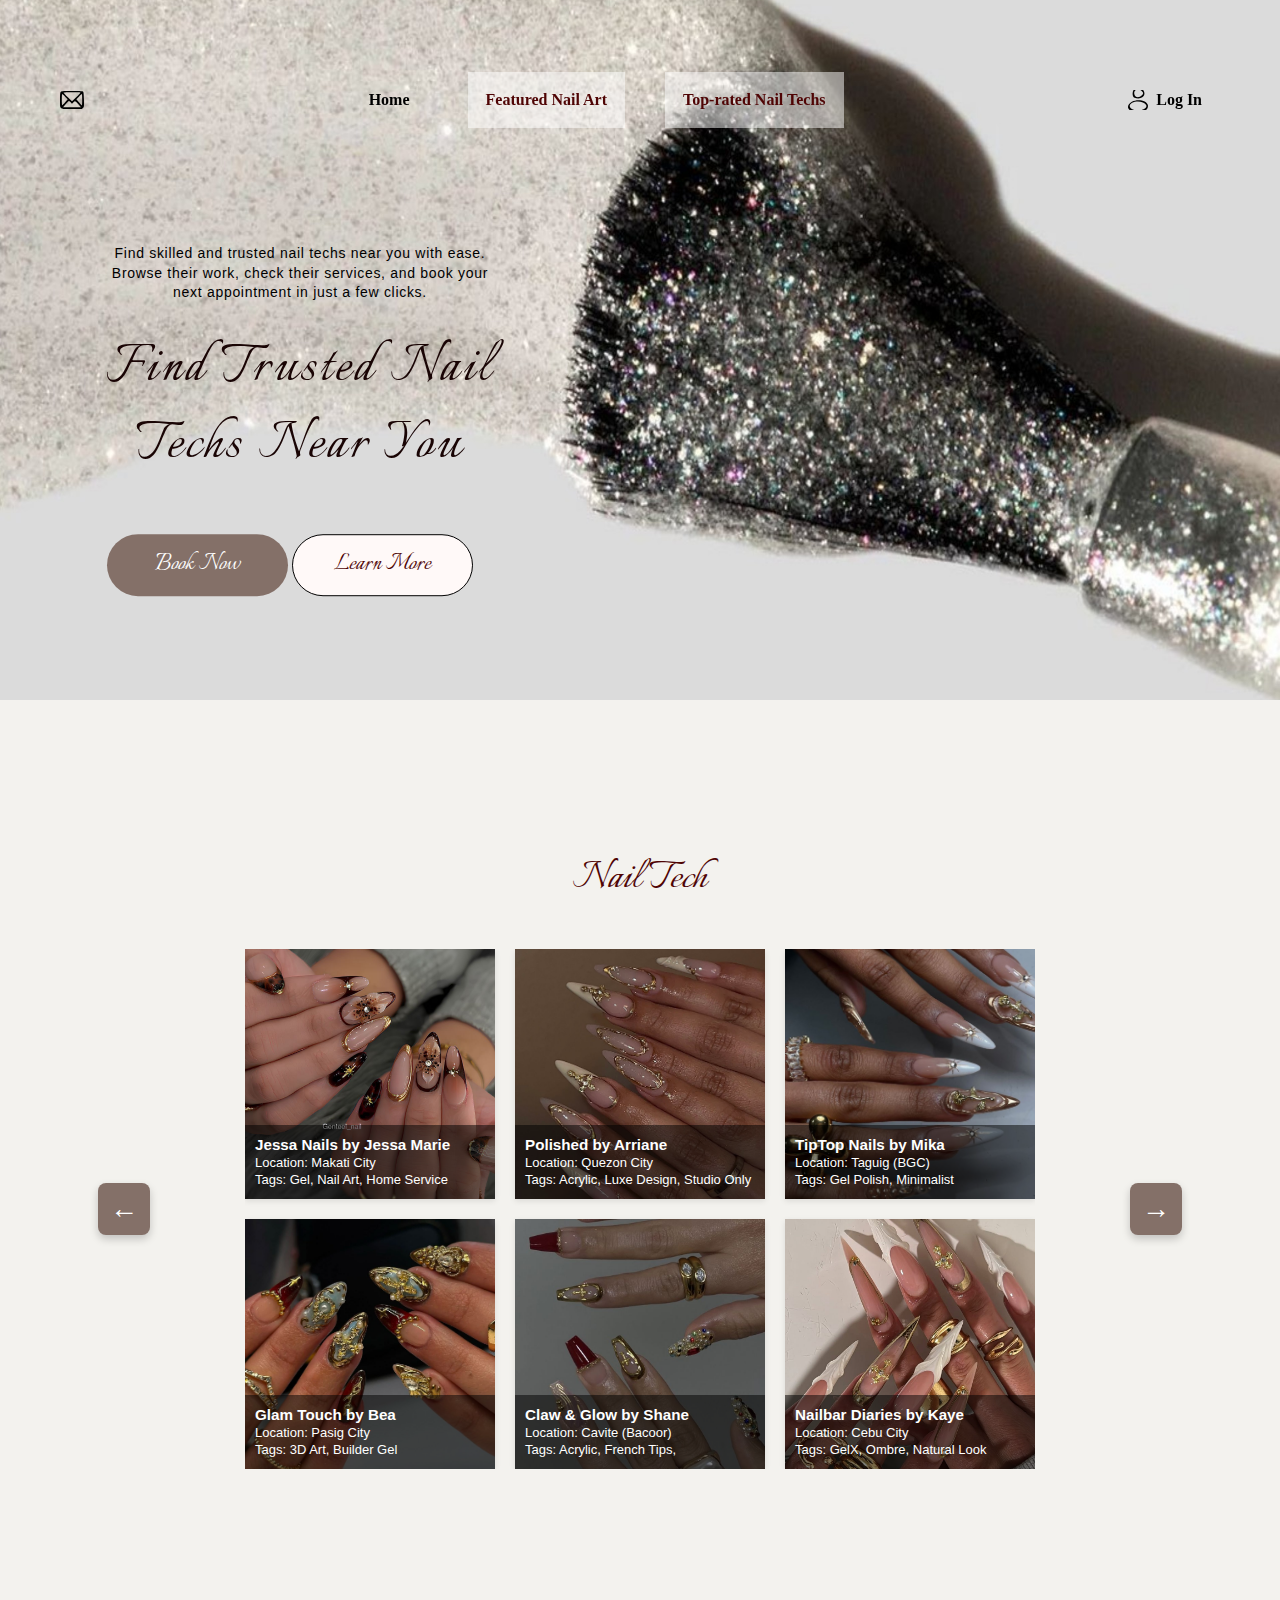
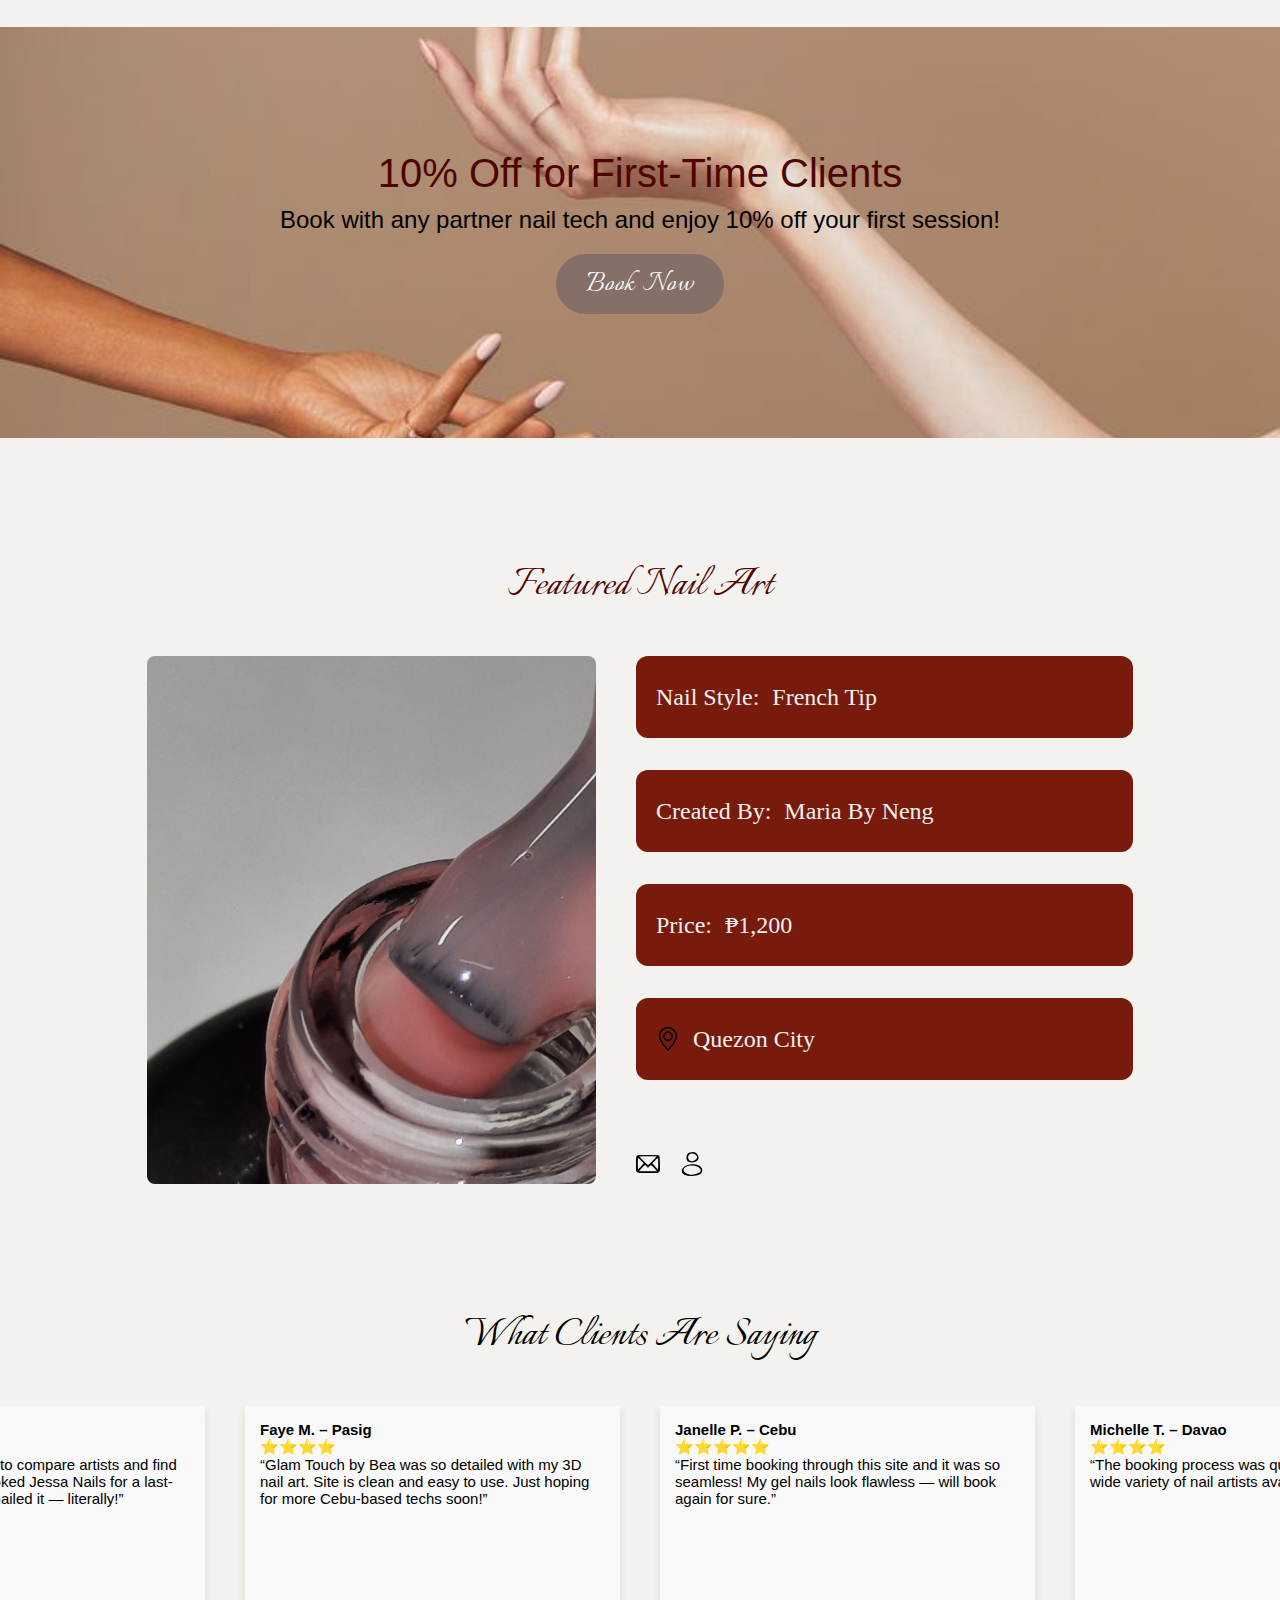
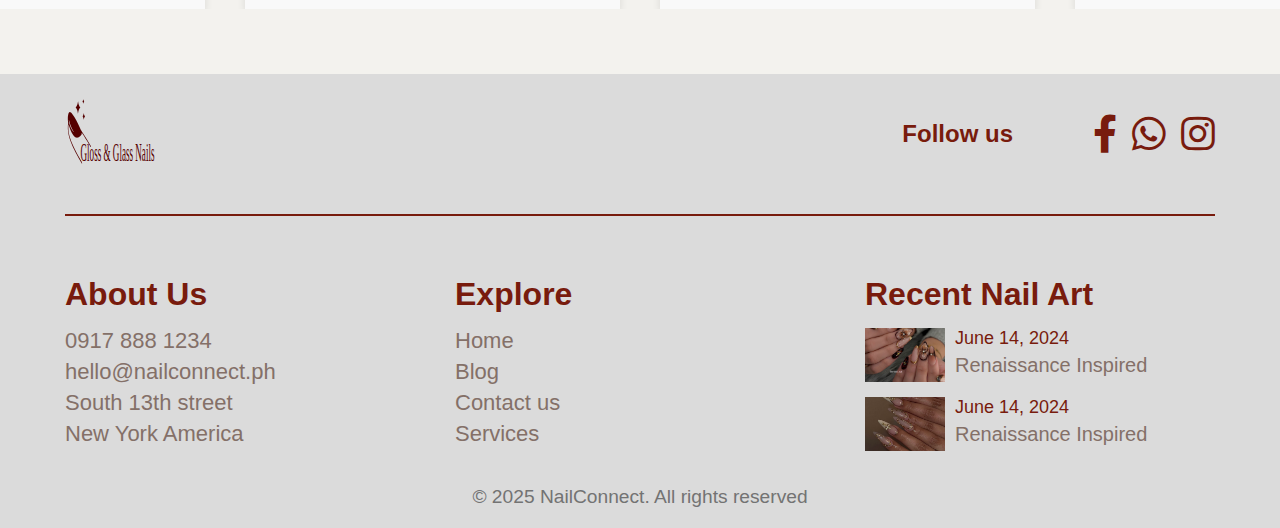
<file: index.html>
<!DOCTYPE html>
      <html lang="en">
  <head>
    <meta name="viewport" content="width=973.07, user-scalable=no">
    <title>Your Page</title>
    <link href="https://fonts.googleapis.com/css2?family=Italianno&display=swap" rel="stylesheet">
    <link rel="stylesheet" href="https://cdnjs.cloudflare.com/ajax/libs/font-awesome/5.15.4/css/all.min.css">
    <link href="https://www.dafont.style/css/javanese-text-font.css" rel="stylesheet">

    <link rel="stylesheet" href="styles.css"> <!-- your CSS file -->
  </head>
      <body>

<header>
  <nav>
    <ul class="nav-left">
      <li>
        <a href="message.html" class="message-link" aria-label="Messages">
          <img src="message-icon.svg" alt="Messages" style="width:24px; height:24px; vertical-align:middle; border:none; background:none;">
        </a>
      </li>
    </ul>

    <ul class="nav-center">
      <li><a href="index.html" class="home-text">Home</a></li>
      <li><a href="#featured-nail-art">Featured Nail Art</a></li>
      <li><a href="#nail-tech-class">Top-rated Nail Techs</a></li>
    </ul>

<ul class="nav-right">
  <li>
    <a href="login.html" class="login-link">
      <img src="profile-icon.svg" alt="Profile" class="login-icon">
      Log In
    </a>
  </li>
</ul>

  </nav>
</header>





<section id="home" class="hero">
  
  <div class="hero-content">
    <p>Find skilled and trusted nail techs near you with ease. Browse their work, check their services, and book your next appointment in just a few clicks.</p>
    <h1>Find Trusted Nail Techs Near You</h1>

    <!-- Button Box -->
    <div class="button-box">
      <a href="booknow.html" class="btn btn-book-now">Book Now</a>
      <a href="#" class="btn btn-learn-more">Learn More</a>
    </div>
  </div> <!-- CLOSE hero-content -->
</section> <!-- CLOSE hero -->

<section id="nail-tech-class" class="food-gallery">
  <h2 style="text-align: center;">Nail Tech</h2>

  <div class="gallery-wrapper" style="position: relative;">
    <button id="prevBtn" class="slide-btn prev">←</button>

    <div class="course-image-gallery" id="nailGallery" style="overflow-x: auto; white-space: nowrap; scroll-behavior: smooth;">
      <!-- Images will be added by JavaScript -->
    </div>

    <button id="nextBtn" class="slide-btn next">→</button>
  </div>
</section>


<script>
  const nailTechs = [
    {
      img: 'img1.jpg',
      name: 'Jessa Nails by Jessa Marie',
      location: 'Makati City',
      tags: 'Gel, Nail Art, Home Service',
      link: 'jessa.html'
    },
    {
      img: 'img2.jpg',
      name: 'Polished by Arriane',
      location: 'Quezon City',
      tags: 'Acrylic, Luxe Design, Studio Only',
      link: 'jessa.html'
    },
    {
      img: 'img3.jpg',
      name: 'TipTop Nails by Mika',
      location: 'Taguig (BGC)',
      tags: 'Gel Polish, Minimalist',
      link: 'jessa.html'
    },
    {
      img: 'img4.jpg',
      name: 'Glam Touch by Bea',
      location: 'Pasig City',
      tags: '3D Art, Builder Gel',
      link: 'jessa.html'
    },
    {
      img: 'img5.jpg',
      name: 'Claw & Glow by Shane',
      location: 'Cavite (Bacoor)',
      tags: 'Acrylic, French Tips,',
      link: 'jessa.html'
    },
    {
      img: 'img6.jpg',
      name: 'Nailbar Diaries by Kaye',
      location: 'Cebu City',
      tags: 'GelX, Ombre, Natural Look',
      link: 'jessa.html'
    },
    {
  img: 'img7.jpg',
  name: 'Bella Nails Studio',
  location: 'Makati City',
  tags: 'Gel, Nail Art, Home Service',
  link: 'jessa.html'
},
{
  img: 'img8.jpg',
  name: 'Luna Nail Lounge',
  location: 'Quezon City',
  tags: 'Acrylic, Nail Art, Walk-in',
  link: 'jessa.html'
},
{
  img: 'img9.jpg',
  name: 'Sophia’s Nail Bar',
  location: 'Mandaluyong City',
  tags: 'Gel, Spa, Nail Care',
  link: 'jessa.html'
},
{
  img: 'img10.jpg',
  name: 'Maya Nail Artistry',
  location: 'Pasig City',
  tags: 'Manicure, Pedicure, Home Service',
  link: 'jessa.html'
},
{
  img: 'img11.jpg',
  name: 'Olivia Nails',
  location: 'Makati City',
  tags: 'Nail Art, Gel, Acrylic',
  link: 'jessa.html'
},
{
  img: 'img12.jpg',
  name: 'Aria Nail Spa',
  location: 'Taguig City',
  tags: 'Gel, Pedicure, Walk-in',
  link: 'jessa.html'
}

  ];

  let currentIndex = 0;
  const imagesPerPage = 6;
  const gallery = document.getElementById('nailGallery');
  const prevBtn = document.getElementById('prevBtn');
  const nextBtn = document.getElementById('nextBtn');

  function showImages(startIndex) {
    gallery.innerHTML = '';

    const endIndex = Math.min(startIndex + imagesPerPage, nailTechs.length);

 for (let i = startIndex; i < endIndex; i++) {
  const card = document.createElement('div');
  card.className = 'nail-card';

  const link = document.createElement('a');
  link.href = nailTechs[i].link;
  link.target = '_blank'; // optional

  const img = document.createElement('img');
  img.src = nailTechs[i].img;
  img.alt = nailTechs[i].name;
  link.appendChild(img);

  const details = document.createElement('div');
  details.className = 'nail-card-details';

  const name = document.createElement('h3');
  name.textContent = nailTechs[i].name;

  const location = document.createElement('p');
  location.textContent = `Location: ${nailTechs[i].location}`;

  const tags = document.createElement('p');
  tags.textContent = `Tags: ${nailTechs[i].tags}`;

  details.appendChild(name);
  details.appendChild(location);
  details.appendChild(tags);

  card.appendChild(link);
  card.appendChild(details);
  gallery.appendChild(card);
}


    prevBtn.disabled = currentIndex === 0;
    nextBtn.disabled = currentIndex + imagesPerPage >= nailTechs.length;
  }

  prevBtn.addEventListener('click', () => {
    if (currentIndex >= imagesPerPage) {
      currentIndex -= imagesPerPage;
      showImages(currentIndex);
    }
  });

  nextBtn.addEventListener('click', () => {
    if (currentIndex + imagesPerPage < nailTechs.length) {
      currentIndex += imagesPerPage;
      showImages(currentIndex);
    }
  });

  showImages(currentIndex);
</script>


<!-- Promo Section -->
<section id="promo-section">
  <div class="promo-content">
    <h2>10% Off for First-Time Clients</h2>
    <p>Book with any partner nail tech and enjoy 10% off your first session!</p>
    <a href="booknow.html" class="promo-btn">Book Now</a>
  </div>
</section>


<!-- Featured Nail Art Section -->
<section id="featured-nail-art">
  <h2>Featured Nail Art</h2>

  <div class="nail-art-container">
    <!-- Profile Picture (clickable to jessa.html) -->
    <a href="jessa.html">
      <img src="profile.jpg" alt="Featured Nail Art" class="nail-art-image">
    </a>

    <!-- Information Boxes -->
    <div class="nail-art-info">
      <div class="info-box">Nail Style: <span>French Tip</span></div>
      <div class="info-box">Created By: <span>Maria By Neng</span></div>
      <div class="info-box">Price: <span>₱1,200</span></div>
      <div class="info-box">
        <img src="location.svg" alt="Location" class="icon"> 
        <span>Quezon City</span>
      </div>

      <!-- Icons Below -->
      <div class="nail-art-icons">
        <a href="message.html">
          <img src="message-icon.svg" alt="Message" class="icon">
        </a>
        <a href="jessa.html">
          <img src="profile-icon.svg" alt="Profile" class="icon">
        </a>
      </div>
    </div>
  </div>
</section>


<!-- Feedback Section -->
<section id="feedback-section">
  <h2>What Clients Are Saying</h2>

 <div class="feedback-slider">
  <div class="feedback-track">
    
    <!-- Feedback 1 -->
    <div class="feedback-box">
      <p><strong>Andrea R. – Quezon City</strong></p>
      <p>⭐️⭐️⭐️⭐️⭐️</p>
      <p>“Found Polished by Arriane here and I’m obsessed! Super smooth booking and my nails lasted 4 weeks! Definitely using this site again.”</p>
    </div>

    <!-- Feedback 2 -->
    <div class="feedback-box">
      <p><strong>Kristine D. – Makati</strong></p>
      <p>⭐️⭐️⭐️⭐️⭐️</p>
      <p>“I love how easy it was to compare artists and find someone near me. Booked Jessa Nails for a last-minute event and she nailed it — literally!”</p>
    </div>

    <!-- Feedback 3 -->
    <div class="feedback-box">
      <p><strong>Faye M. – Pasig</strong></p>
      <p>⭐️⭐️⭐️⭐️</p>
      <p>“Glam Touch by Bea was so detailed with my 3D nail art. Site is clean and easy to use. Just hoping for more Cebu-based techs soon!”</p>
    </div>

    <!-- Feedback 4 -->
    <div class="feedback-box">
      <p><strong>Janelle P. – Cebu</strong></p>
      <p>⭐️⭐️⭐️⭐️⭐️</p>
      <p>“First time booking through this site and it was so seamless! My gel nails look flawless — will book again for sure.”</p>
    </div>

    <!-- Feedback 5 -->
    <div class="feedback-box">
      <p><strong>Michelle T. – Davao</strong></p>
      <p>⭐️⭐️⭐️⭐️</p>
      <p>“The booking process was quick and easy. Love the wide variety of nail artists available here!”</p>
    </div>

    <!-- Feedback 6 -->
    <div class="feedback-box">
      <p><strong>Carla S. – Taguig</strong></p>
      <p>⭐️⭐️⭐️⭐️⭐️</p>
      <p>“My nail tech was so professional and creative. This site made it so easy to find the perfect match for my style!”</p>
    </div>

  </div>
</div>

  </div>
</section>

<!-- Feedback Modal -->
<div id="feedback-modal" class="modal">
  <div class="modal-content">
    <span class="modal-close">&times;</span>
    <div class="modal-text"></div>
  </div>
</div>

<script>
document.addEventListener("DOMContentLoaded", () => {
  const track = document.querySelector('.feedback-track');
  const boxes = document.querySelectorAll('.feedback-box');
  const modal = document.getElementById('feedback-modal');
  const modalText = modal.querySelector('.modal-text');
  const modalClose = modal.querySelector('.modal-close');

  let index = 0;
  const desktopGap = 40;
  const mobileGap = 20;
  const isMobile = () => window.innerWidth <= 768;

  function slideFeedback() {
    const gap = isMobile() ? mobileGap : desktopGap;
    const boxesPerSlide = isMobile() ? 2 : 1;

    index += boxesPerSlide;

    if (index >= boxes.length) {
      index = 0;
    }

    const moveX = index * (boxes[0].offsetWidth + gap);
    track.style.transform = `translateX(-${moveX}px)`;
  }

  // Start at first feedback
  track.style.transform = 'translateX(0px)';

  // Delay first slide
  setTimeout(() => {
    setInterval(slideFeedback, 4000);
  }, 4000);

  // Reset on resize
  window.addEventListener('resize', () => {
    index = 0;
    track.style.transform = 'translateX(0px)';
  });

  // ✅ Modal open on feedback click
  boxes.forEach(box => {
    box.addEventListener('click', () => {
      modalText.innerHTML = box.innerHTML;
      modal.style.display = 'flex';
    });
  });

  // ✅ Close modal
  modalClose.addEventListener('click', () => {
    modal.style.display = 'none';
  });

  // ✅ Close when clicking outside modal content
  modal.addEventListener('click', (e) => {
    if (e.target === modal) {
      modal.style.display = 'none';
    }
  });
});
</script>



<footer class="footer">
  <div class="footer-inner">
    <!-- Row 1: Logo + Follow Us -->
    <div class="footer-top">
      <img src="logo-icon.svg" alt="NailConnect Logo" class="footer-logo">

      <div class="footer-follow">
        <p class="follow-text">Follow us</p>
        <div class="social-icons">
          <i class="fab fa-facebook-f"></i>
          <i class="fab fa-whatsapp"></i>
          <i class="fab fa-instagram"></i>
        </div>
      </div>
    </div>

    <!-- Row 2: Divider Line -->
    <div class="follow-line"></div>

    <!-- Row 3 -->
<div class="footer-bottom-content">
  
  <!-- About Us -->
  <div class="footer-section">
    <h4>About Us</h4>
    <p>0917 888 1234</p>
    <p>hello@nailconnect.ph</p>
    <p>South 13th street</p>
    <p>New York America</p>
  </div>

  <!-- Explore -->
  <div class="footer-section">
    <h4>Explore</h4>
    <p>Home</p>
    <p>Blog</p>
    <p>Contact us</p>
    <p>Services</p>
  </div>

  <!-- Recent Nail Art -->
  <div class="footer-section recent-art">
    <h4>Recent Nail Art</h4>

    <div class="recent-item">
      <img src="img1.jpg" alt="Nail Art">
      <div>
        <span class="date">June 14, 2024</span>
        <p class="title">Renaissance Inspired</p>
      </div>
    </div>

    <div class="recent-item">
      <img src="img2.jpg" alt="Nail Art">
      <div>
        <span class="date">June 14, 2024</span>
        <p class="title">Renaissance Inspired</p>
      </div>
    </div>
  </div>
  
  
  </div>

  <div class="footer-copy">
  © 2025 NailConnect. All rights reserved
</div>

</footer>




      </body>
      </html>
</file>
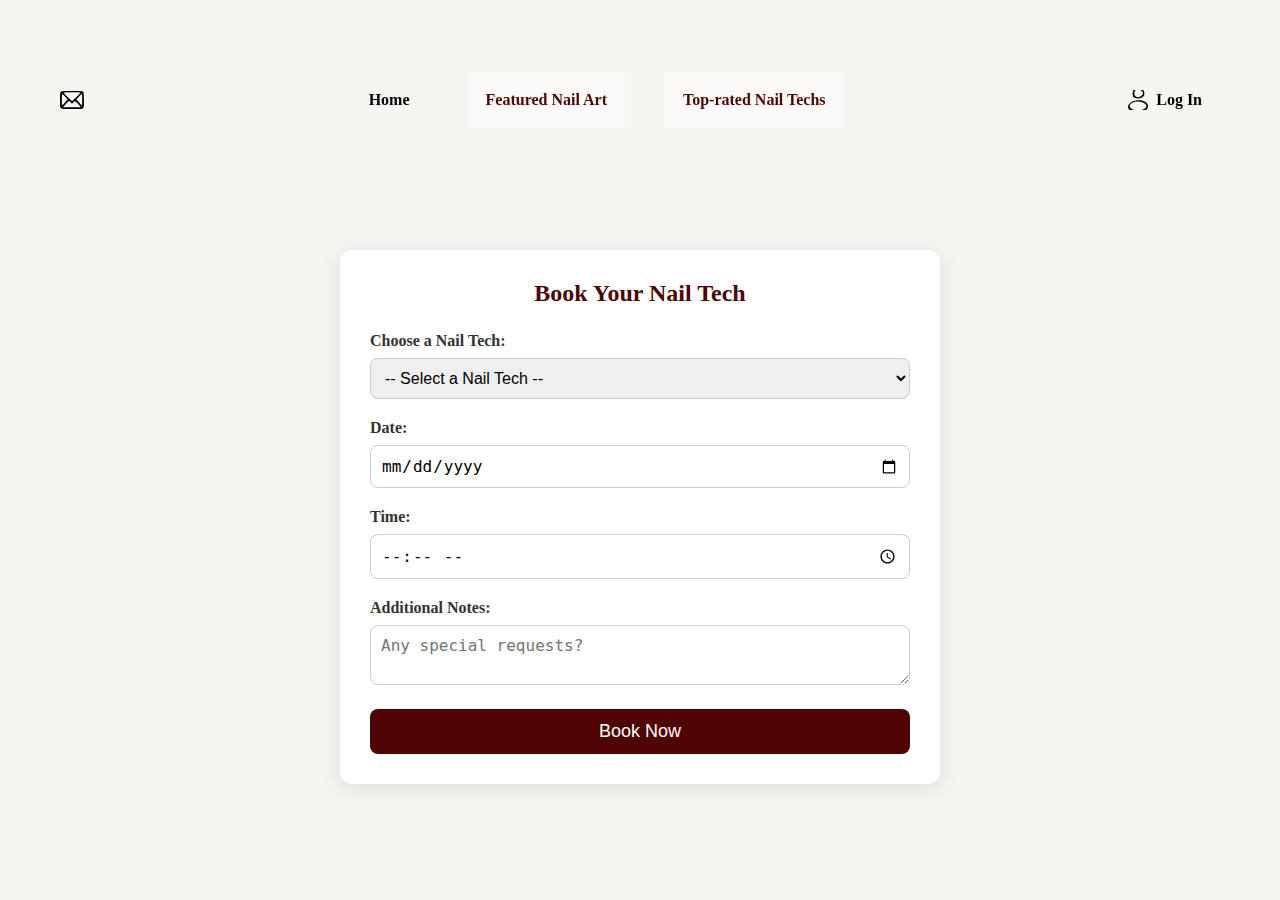
<file: booknow.html>
<!DOCTYPE html>
<html lang="en">
<head>
  <meta name="viewport" content="width=1024"> <!-- Force desktop width -->
  <title>Book Now</title>
  <link href="https://fonts.googleapis.com/css2?family=Italianno&display=swap" rel="stylesheet">
  <link rel="stylesheet" href="https://cdnjs.cloudflare.com/ajax/libs/font-awesome/5.15.4/css/all.min.css">
  <link href="https://www.dafont.style/css/javanese-text-font.css" rel="stylesheet">
  <link rel="stylesheet" href="styles.css">
  <style>
html, body {
  overflow-x: hidden; /* stop horizontal scroll */
}

@media (max-width: 1024px) {
  html, body {
    min-width: auto; /* allow normal mobile scaling */
  }
}


    body {
  margin: 0;
  padding: 0;
  background-color: #f7f5f2;
  height: auto; /* Let content set the height */
  min-height: 100%; /* Not forcing 100vh */
}

    .booking-section {
      max-width: 600px;
      margin: 250px auto 50px auto;
      background: #fff;
      padding: 30px;
      border-radius: 12px;
      box-shadow: 0px 4px 20px rgba(0,0,0,0.1);
    }

    @media (max-width: 768px) {
  .booking-section {
    margin: 80px auto 30px auto; /* Smaller top margin for mobile */
    padding: 20px;
  }
}
    .booking-section h2 {
      text-align: center;
      margin-bottom: 25px;
      color: #4F0404;
    }
    .booking-section label {
      display: block;
      margin-bottom: 8px;
      font-weight: bold;
      color: #333;
    }
    .booking-section select,
    .booking-section input,
    .booking-section textarea {
      width: 100%;
      padding: 10px;
      margin-bottom: 20px;
      border-radius: 8px;
      border: 1px solid #ccc;
      font-size: 16px;
    }
    .booking-section button {
      width: 100%;
      padding: 12px;
      background: #4F0404;
      color: white;
      border: none;
      font-size: 18px;
      border-radius: 8px;
      cursor: pointer;
    }
    .booking-section button:hover {
      background: #300202;
    }
  </style>
</head>


<header>
  <nav>
    <ul class="nav-left">
      <li>
        <a href="message.html" class="message-link" aria-label="Messages">
          <img src="message-icon.svg" alt="Messages" style="width:24px; height:24px; vertical-align:middle; border:none; background:none;">
        </a>
      </li>
    </ul>

    <ul class="nav-center">
      <li><a href="index.html" class="home-text">Home</a></li>
      <li><a href="#featured-nail-art">Featured Nail Art</a></li>
      <li><a href="#nail-tech-class">Top-rated Nail Techs</a></li>
    </ul>

<ul class="nav-right">
  <li>
    <a href="login.html" class="login-link">
      <img src="profile-icon.svg" alt="Profile" class="login-icon">
      Log In
    </a>
  </li>
</ul>

  </nav>
</header>


<section class="booking-section">
  <h2>Book Your Nail Tech</h2>
  <form id="bookingForm">
    <label for="nailTech">Choose a Nail Tech:</label>
    <select id="nailTech" required>
  <option value="">-- Select a Nail Tech --</option>
  <option value="Jessa Nails by Jessa Marie">Jessa Nails by Jessa Marie</option>
  <option value="Polished by Arriane">Polished by Arriane</option>
  <option value="TipTop Nails by Mika">TipTop Nails by Mika</option>
  <option value="Glam Touch by Bea">Glam Touch by Bea</option>
  <option value="Claw & Glow by Shane">Claw & Glow by Shane</option>
  <option value="Nailbar Diaries by Kaye">Nailbar Diaries by Kaye</option>
  <option value="Bella Nails Studio">Bella Nails Studio</option>
  <option value="Luna Nail Lounge">Luna Nail Lounge</option>
  <option value="Sophia’s Nail Bar">Sophia’s Nail Bar</option>
  <option value="Maya Nail Artistry">Maya Nail Artistry</option>
  <option value="Olivia Nails">Olivia Nails</option>
  <option value="Aria Nail Spa">Aria Nail Spa</option>
      </select>

    <label for="date">Date:</label>
    <input type="date" id="date" required>

    <label for="time">Time:</label>
    <input type="time" id="time" required>

    <label for="notes">Additional Notes:</label>
    <textarea id="notes" placeholder="Any special requests?"></textarea>

    <button type="submit">Book Now</button>
  </form>
</section>

<script>
  document.getElementById('bookingForm').addEventListener('submit', function(e) {
    e.preventDefault();

    const isLoggedIn = localStorage.getItem("userLoggedIn") === "true";

    // If user is not logged in, redirect to login.html with redirect parameter
    if (!isLoggedIn) {
      alert("Please log in first to book a nail tech.");
      window.location.href = "login.html?redirect=booknow.html";
      return;
    }

    // If logged in, proceed with booking
    const tech = document.getElementById('nailTech').value;
    const date = document.getElementById('date').value;
    const time = document.getElementById('time').value;
    alert(`Booking confirmed with ${tech} on ${date} at ${time}`);
  });
</script>


</body>
</html>
</file>
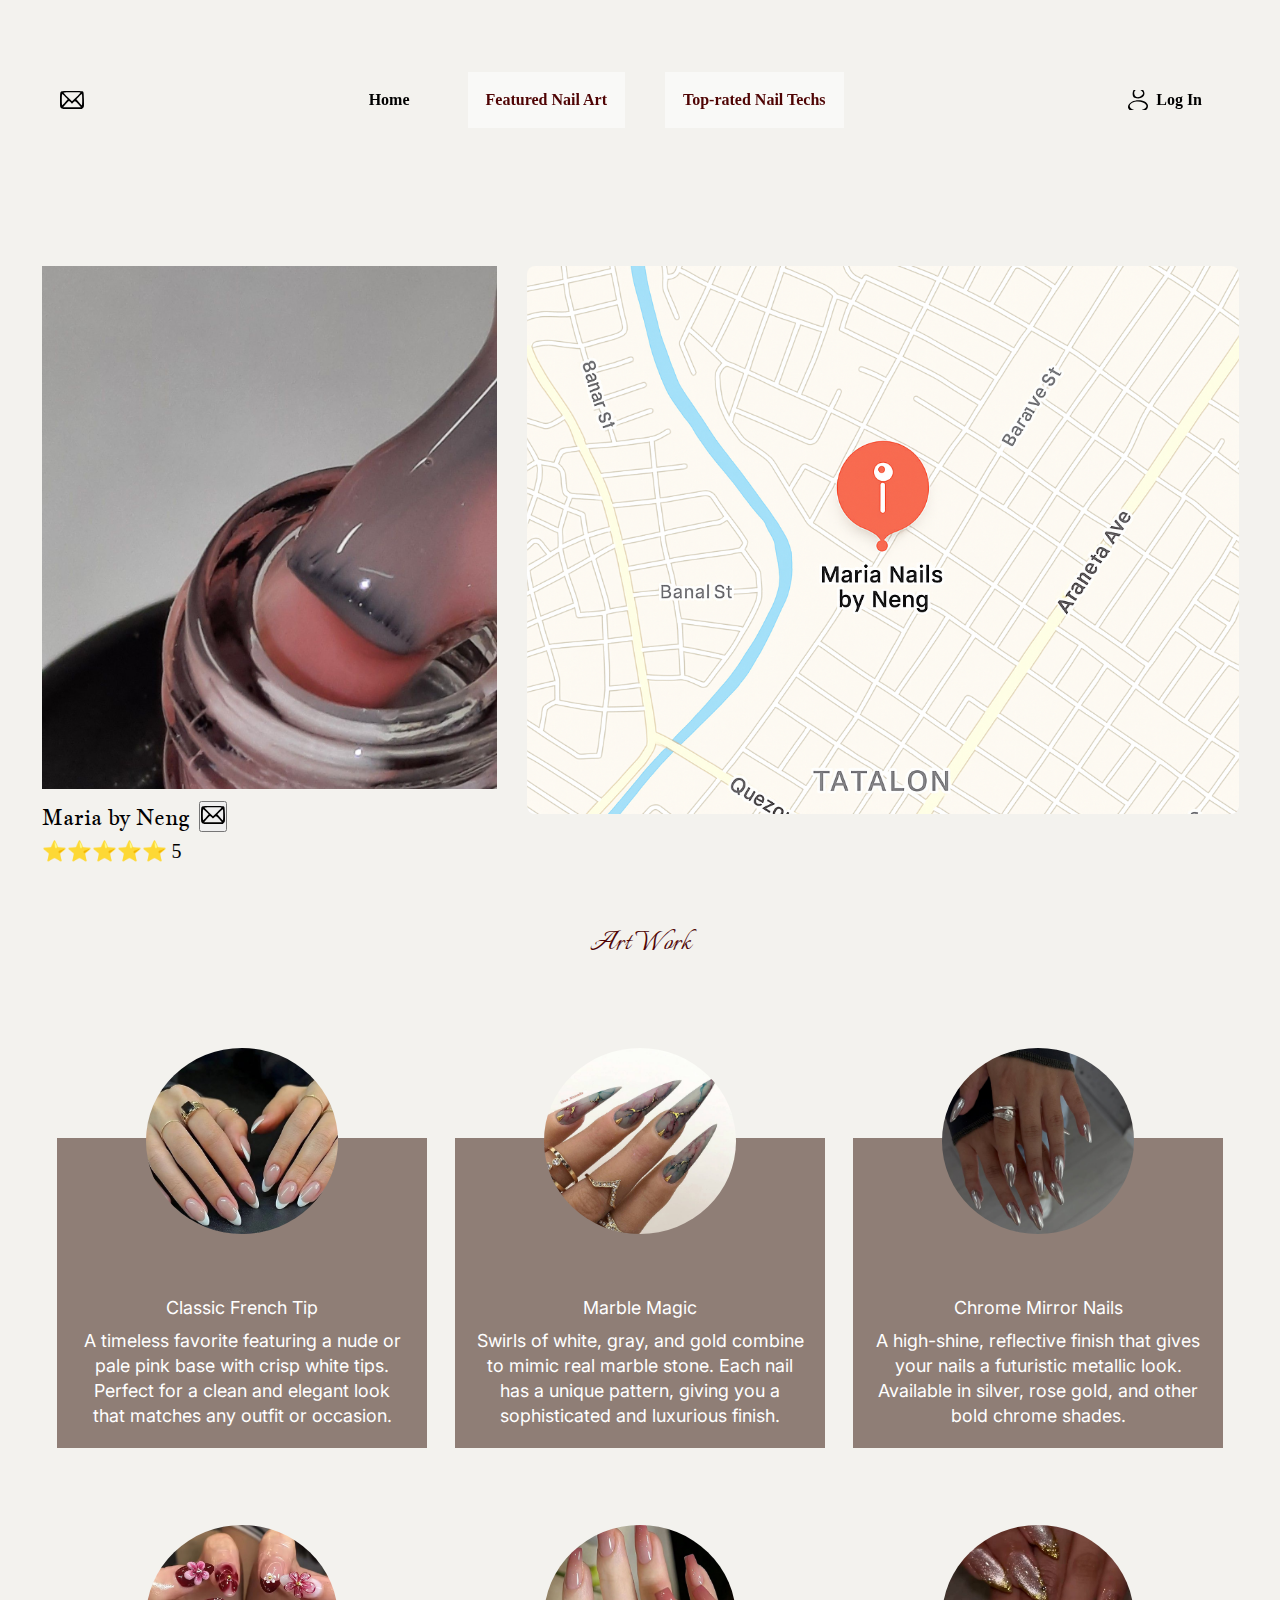
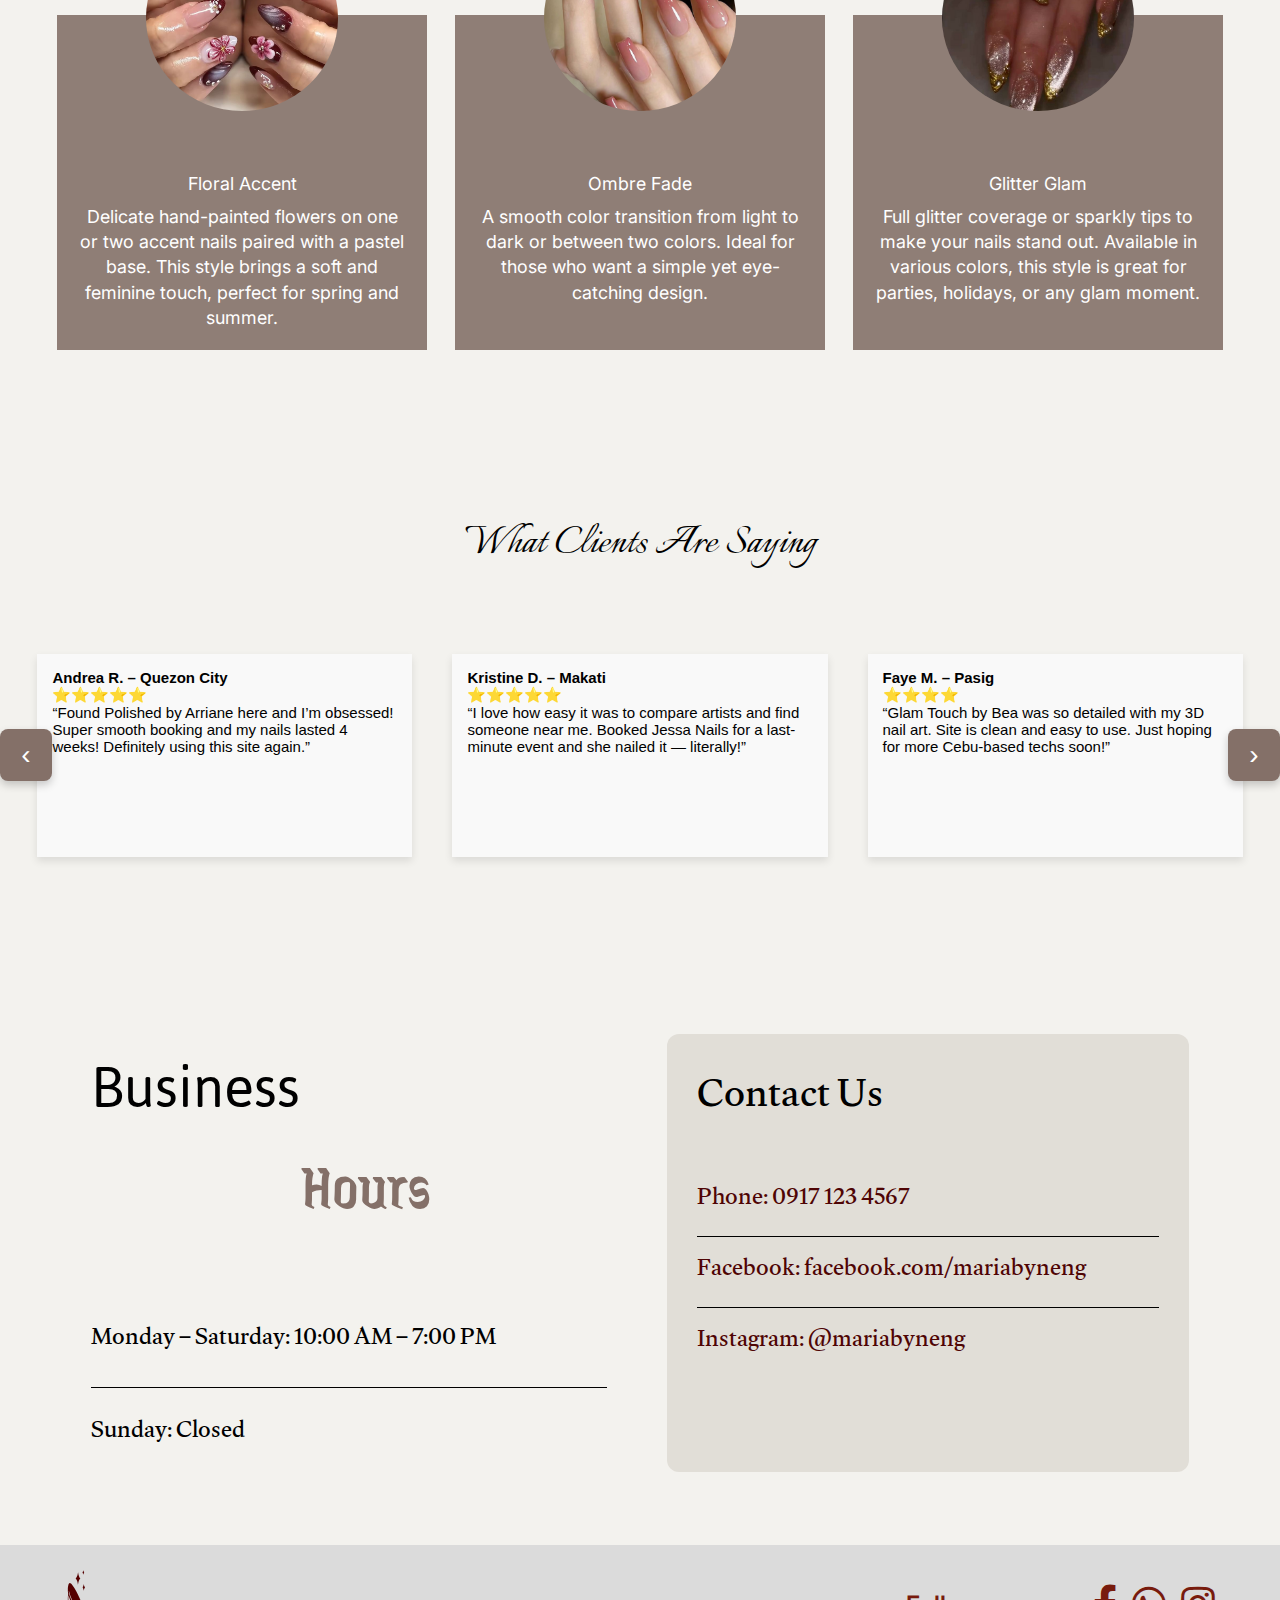
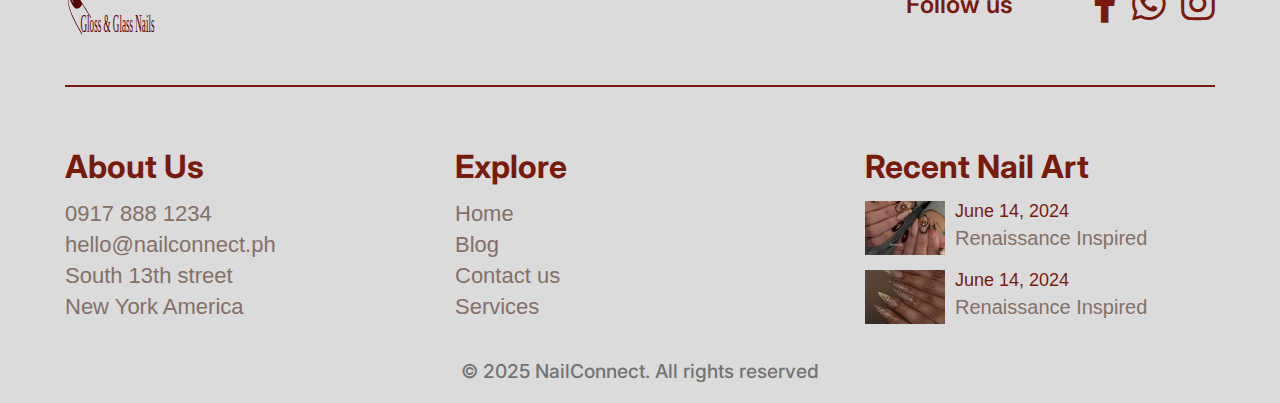
<file: jessa.html>
<!DOCTYPE html>
<html lang="en">
<head>
  <meta name="viewport" content="width=973.07, user-scalable=no">
  <title>Nail Tech Profile</title>
  <link href="https://fonts.googleapis.com/css2?family=Italianno&display=swap" rel="stylesheet">
  <link rel="stylesheet" href="https://cdnjs.cloudflare.com/ajax/libs/font-awesome/5.15.4/css/all.min.css">
  <link href="https://www.dafont.style/css/javanese-text-font.css" rel="stylesheet">
  <link href="https://fonts.googleapis.com/css2?family=Jacques+Francois&display=swap" rel="stylesheet">
  <link href="https://fonts.googleapis.com/css2?family=Italianno&family=Inter:wght@400&display=swap" rel="stylesheet">
  <link href="https://fonts.googleapis.com/css2?family=Jaini&display=swap" rel="stylesheet">
<link href="https://fonts.googleapis.com/css2?family=Gulzar&display=swap" rel="stylesheet">
<link href="https://fonts.googleapis.com/css2?family=Jaldi&family=Jaini&family=Gulzar&display=swap" rel="stylesheet">




   <link rel="stylesheet" href="styles1.css"> <!-- your CSS file -->
   <link rel="stylesheet" href="styles.css">

</head>
<body>

<header>
  <nav>
    <ul class="nav-left">
      <li>
        <a href="message.html" class="message-link" aria-label="Messages">
          <img src="message-icon.svg" alt="Messages" style="width:24px; height:24px; vertical-align:middle; border:none; background:none;">
        </a>
      </li>
    </ul>

    <ul class="nav-center">
      <li><a href="index.html" class="home-text">Home</a></li>
      <li><a href="#featured-nail-art">Featured Nail Art</a></li>
      <li><a href="#nail-tech-class">Top-rated Nail Techs</a></li>
    </ul>

<ul class="nav-right">
  <li>
    <a href="login.html" class="login-link">
      <img src="profile-icon.svg" alt="Profile" class="login-icon">
      Log In
    </a>
  </li>
</ul>

  </nav>
</header>


<!-- HTML: paste into <body> where the profile should appear -->
<section class="nail-tech-profile" aria-label="Nail tech profile">
  <div class="nail-tech-left">
    <img src="profile.jpg" alt="Maria by Neng - Jacques Francois" class="profile-pic">
    <div class="profile-name">
      <span>Maria by Neng</span>
<a href="message.html" target="_blank" rel="noopener noreferrer">
  <button class="message-btn" aria-label="Message Maria">
    <img src="message-icon.svg" alt="" aria-hidden="true">
  </button>
</a>





    </div>
    <div class="star-rating" aria-label="5 star rating">⭐️⭐️⭐️⭐️⭐ 5</div>
  </div>

  <div class="nail-tech-right">
    <a href="YOUR_GOOGLE_MAPS_LINK" target="_blank" rel="noopener noreferrer">
      <img src="location - maria.png" alt="Location of Maria by Neng - Jacques Francois" class="location-img">
    </a>
  </div>
</section>

<section class="art-work">
  <h2>Art Work</h2>
  <div class="art-grid">
    <!-- Row 1 -->
    <div class="art-item">
      <div class="art-circle">
        <img src="classic french tip.jpg" alt="Artwork 1">
      </div>
      <div class="art-box">
        <h3>Classic French Tip</h3>
        <p>A timeless favorite featuring a nude or pale pink base with crisp white tips. Perfect for a clean and elegant look that matches any outfit or occasion.</p>
      </div>
    </div>
    <div class="art-item">
      <div class="art-circle">
        <img src="marble magic.jpg" alt="Artwork 2">
      </div>
      <div class="art-box">
        <h3>Marble Magic</h3>
        <p>Swirls of white, gray, and gold combine to mimic real marble stone. Each nail has a unique pattern, giving you a sophisticated and luxurious finish.</p>
      </div>
    </div>
    <div class="art-item">
      <div class="art-circle">
        <img src="chrome nails.jpg" alt="Artwork 3">
      </div>
      <div class="art-box">
        <h3>Chrome Mirror Nails</h3>
        <p>A high-shine, reflective finish that gives your nails a futuristic metallic look. Available in silver, rose gold, and other bold chrome shades.</p>
      </div>
    </div>

    <!-- Row 2 -->
    <div class="art-item">
      <div class="art-circle">
        <img src="floral nails.jpg" alt="Artwork 4">
      </div>
      <div class="art-box">
        <h3>Floral Accent</h3>
        <p>Delicate hand-painted flowers on one or two accent nails paired with a pastel base. This style brings a soft and feminine touch, perfect for spring and summer.</p>
      </div>
    </div>
    <div class="art-item">
      <div class="art-circle">
        <img src="ombre fade.jpg" alt="Artwork 5">
      </div>
      <div class="art-box">
        <h3>Ombre Fade</h3>
        <p>A smooth color transition from light to dark or between two colors. Ideal for those who want a simple yet eye-catching design.</p>
      </div>
    </div>  
    <div class="art-item">
      <div class="art-circle">
        <img src="glitter glam.jpg" alt="Artwork 6">
      </div>
      <div class="art-box">
        <h3>Glitter Glam</h3>
        <p>Full glitter coverage or sparkly tips to make your nails stand out. Available in various colors, this style is great for parties, holidays, or any glam moment.</p>
      </div>
    </div>
  </div>
</section>

<!-- CLIENT FEEDBACK SECTION -->
<section class="clients-section">
  <h2>What Clients Are Saying</h2>
  <div class="feedback-wrapper">
    <button class="slide-btn prev">‹</button>
    <div class="feedback-grid">
      <div class="feedback-box">
        <p><strong>Andrea R. – Quezon City</strong></p>
        <p>⭐️⭐️⭐️⭐️⭐️</p>
        <p>“Found Polished by Arriane here and I’m obsessed! Super smooth booking and my nails lasted 4 weeks! Definitely using this site again.”</p>
      </div>
      <div class="feedback-box">
        <p><strong>Kristine D. – Makati</strong></p>
        <p>⭐️⭐️⭐️⭐️⭐️</p>
        <p>“I love how easy it was to compare artists and find someone near me. Booked Jessa Nails for a last-minute event and she nailed it — literally!”</p>
      </div>
      <div class="feedback-box">
        <p><strong>Faye M. – Pasig</strong></p>
        <p>⭐️⭐️⭐️⭐️</p>
        <p>“Glam Touch by Bea was so detailed with my 3D nail art. Site is clean and easy to use. Just hoping for more Cebu-based techs soon!”</p>
      </div>
    </div>
    <button class="slide-btn next">›</button>
  </div>
</section>

<script>
  const feedbackGrid = document.querySelector('.feedback-grid');
const prevBtn = document.querySelector('.slide-btn.prev');
const nextBtn = document.querySelector('.slide-btn.next');

nextBtn.addEventListener('click', () => {
  feedbackGrid.scrollBy({ left: 300, behavior: 'smooth' });
});

prevBtn.addEventListener('click', () => {
  feedbackGrid.scrollBy({ left: -300, behavior: 'smooth' });
});

</script>

<section class="contact-section">
  <div class="business-hours">
    <h2 class="business-title">Business</h2>
    <h2 class="hours-title">Hours</h2>

    <div class="schedule">
      <p class="day-time">Monday – Saturday: 10:00 AM – 7:00 PM</p>
      <hr>
      <p class="day-time">Sunday: Closed</p>
    </div>
  </div>

  <div class="contact-box">
    <h3>Contact Us</h3>
    <div class="contact-details">
      <p>Phone: 0917 123 4567</p>
      <hr>
      <p>Facebook: facebook.com/mariabyneng</p>
      <hr>
      <p>Instagram: @mariabyneng</p>
    </div>
  </div>
</section>


</div>


<footer class="footer">
  <div class="footer-inner">
    <!-- Row 1: Logo + Follow Us -->
    <div class="footer-top">
      <img src="logo-icon.svg" alt="NailConnect Logo" class="footer-logo">

      <div class="footer-follow">
        <p class="follow-text">Follow us</p>
        <div class="social-icons">
          <i class="fab fa-facebook-f"></i>
          <i class="fab fa-whatsapp"></i>
          <i class="fab fa-instagram"></i>
        </div>
      </div>
    </div>

    <!-- Row 2: Divider Line -->
    <div class="follow-line"></div>

    <!-- Row 3 -->
<div class="footer-bottom-content">
  
  <!-- About Us -->
  <div class="footer-section">
    <h4>About Us</h4>
    <p>0917 888 1234</p>
    <p>hello@nailconnect.ph</p>
    <p>South 13th street</p>
    <p>New York America</p>
  </div>

  <!-- Explore -->
  <div class="footer-section">
    <h4>Explore</h4>
    <p>Home</p>
    <p>Blog</p>
    <p>Contact us</p>
    <p>Services</p>
  </div>

  <!-- Recent Nail Art -->
  <div class="footer-section recent-art">
    <h4>Recent Nail Art</h4>

    <div class="recent-item">
      <img src="img1.jpg" alt="Nail Art">
      <div>
        <span class="date">June 14, 2024</span>
        <p class="title">Renaissance Inspired</p>
      </div>
    </div>

    <div class="recent-item">
      <img src="img2.jpg" alt="Nail Art">
      <div>
        <span class="date">June 14, 2024</span>
        <p class="title">Renaissance Inspired</p>
      </div>
    </div>
  </div>
  
  
  </div>

  <div class="footer-copy">
  © 2025 NailConnect. All rights reserved
</div>

</footer>


</body>
</html>
</file>
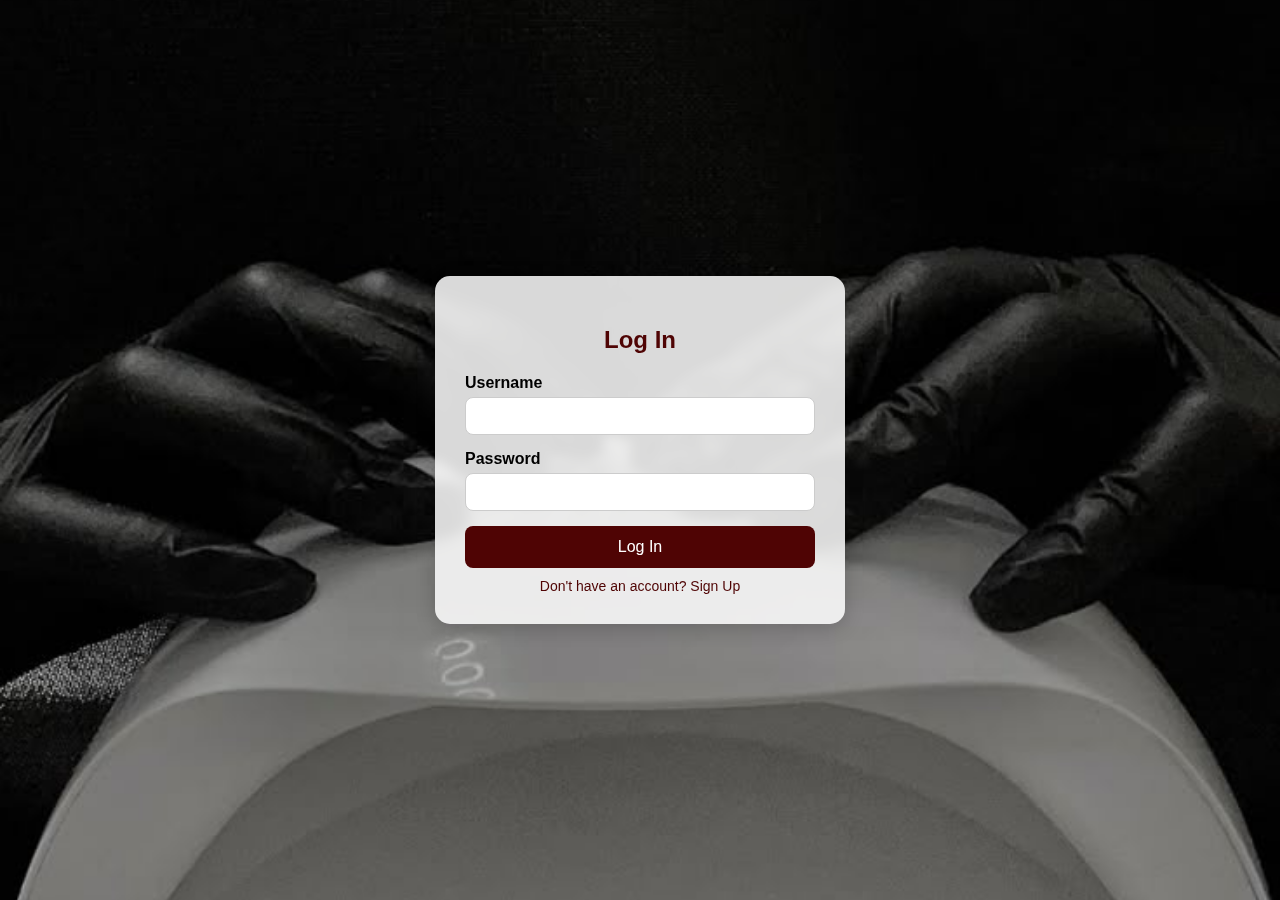
<file: login.html>
<!DOCTYPE html>
<html lang="en">
<head>
  <meta name="viewport" content="width=device-width, initial-scale=1.0">
  <title>Log In / Sign Up</title>
  <style>
    body {
      font-family: Arial, sans-serif;
      background: url('log-in.jpg') no-repeat center center fixed;
      background-size: cover;
      display: flex;
      justify-content: center;
      align-items: center;
      height: 100vh;
      margin: 0;
    }
    .container {
      background: rgba(255, 255, 255, 0.85);
      padding: 30px;
      border-radius: 15px;
      box-shadow: 0px 4px 20px rgba(0,0,0,0.2);
      width: 90%;
      max-width: 350px;
      margin: auto;
      backdrop-filter: blur(6px);
      text-align: center;
    }
    h2 {
      color: #4F0404;
      margin-bottom: 20px;
    }
    .form-group {
      margin-bottom: 15px;
      text-align: left;
    }
    label {
      font-weight: bold;
      display: block;
      margin-bottom: 5px;
    }
    input {
      width: 100%;
      padding: 10px;
      border-radius: 8px;
      border: 1px solid #ccc;
      font-size: 14px;
      box-sizing: border-box;
    }
    button {
      width: 100%;
      padding: 12px;
      background: #4F0404;
      color: white;
      border: none;
      font-size: 16px;
      border-radius: 8px;
      cursor: pointer;
    }
    button:hover {
      background: #300202;
    }
    .toggle-link {
      text-align: center;
      margin-top: 10px;
      font-size: 14px;
      color: #4F0404;
      cursor: pointer;
    }
    .hidden {
      display: none;
    }
  </style>
</head>
<body>

<div class="container">
  <!-- Login Form -->
  <div id="loginForm">
    <h2>Log In</h2>
    <div class="form-group">
      <label>Username</label>
      <input type="text" id="loginUsername" required>
    </div>
    <div class="form-group">
      <label>Password</label>
      <input type="password" id="loginPassword" required>
    </div>
    <button onclick="loginUser()">Log In</button>
    <div class="toggle-link" onclick="showSignup()">Don't have an account? Sign Up</div>
  </div>

  <!-- Signup Form -->
  <div id="signupForm" class="hidden">
    <h2>Sign Up</h2>
    <div class="form-group">
      <label>First Name</label>
      <input type="text" id="firstName" required>
    </div>
    <div class="form-group">
      <label>Last Name</label>
      <input type="text" id="lastName" required>
    </div>
    <div class="form-group">
      <label>Username</label>
      <input type="text" id="signupUsername" required>
    </div>
    <div class="form-group">
      <label>Email</label>
      <input type="email" id="email" required>
    </div>
    <div class="form-group">
      <label>Contact Number</label>
      <input type="tel" id="contact" required>
    </div>
    <div class="form-group">
      <label>Password</label>
      <input type="password" id="signupPassword" required>
    </div>
    <button onclick="signupUser()">Sign Up</button>
    <div class="toggle-link" onclick="showLogin()">Already have an account? Log In</div>
  </div>
</div>

<script>
  function getQueryParam(param) {
    const urlParams = new URLSearchParams(window.location.search);
    return urlParams.get(param);
  }

  function showSignup() {
    document.getElementById('loginForm').classList.add('hidden');
    document.getElementById('signupForm').classList.remove('hidden');
  }
  function showLogin() {
    document.getElementById('signupForm').classList.add('hidden');
    document.getElementById('loginForm').classList.remove('hidden');
  }

  function signupUser() {
    const username = document.getElementById('signupUsername').value;
    const password = document.getElementById('signupPassword').value;
    if (username && password) {
      localStorage.setItem("user", JSON.stringify({ username, password }));
      alert("Account created! Please log in.");
      showLogin();
    } else {
      alert("Please fill in all required fields.");
    }
  }

  function loginUser() {
    const username = document.getElementById('loginUsername').value;
    const password = document.getElementById('loginPassword').value;
    const storedUser = JSON.parse(localStorage.getItem("user"));
    const redirectPage = getQueryParam('redirect') || "booknow.html";

    if (storedUser && storedUser.username === username && storedUser.password === password) {
      localStorage.setItem("userLoggedIn", "true");
      alert("Login successful!");
      window.location.href = redirectPage;
    } else {
      alert("Invalid username or password.");
    }
  }
</script>

</body>
</html>
</file>
<file: styles.css>
* {
  margin: 0;
  padding: 0;
  box-sizing: border-box;
}

body, html {
  height: 100%;
  font-family: 'Georgia', serif;
}

body {
  background-color: #F3F2EE;
}



.hero-section {
  position: relative;
  overflow: hidden;
  width: 100%;
  height: 400px; /* fixed height across all devices */
}

.hero-img {
  width: 100%;
  height: 100%;
  object-fit: cover;
  object-position: center;
  position: absolute;
  top: 0;
  left: 0;
  z-index: 1;
}

.hero-content {
  position: relative;
  z-index: 2;
  color: white;
  text-align: left;
  padding: 30px;
  max-width: 600px;
}


/* NAVIGATIONS */
header nav {
  display: flex;
  justify-content: space-between;
  align-items: center;
  padding: 0 60px;
  height: 200px;
  position: fixed;
  top: 0;
  left: 0;
  width: 100%;
  z-index: 1000;
  background: transparent;
}

.nav-left,
.nav-center,
.nav-right {
  display: flex;
  gap: 40px;
  align-items: center;
}

.nav-center {
  flex: 1;
  justify-content: center;
}

.nav-right {
  justify-content: flex-end;
}

@media (max-width: 768px) {
  header nav {
    flex-direction: column;
    padding: 20px;
    height: auto;
  }

  .nav-left,
  .nav-center,
  .nav-right {
    flex-direction: column;
    gap: 20px;
    margin-top: 10px;
  }

  nav ul {
    flex-direction: column;
    gap: 20px;
  }
}

nav ul {  
  list-style: none;
  margin: 0;
  padding: 0;
  display: flex;
  gap: 40px;
  align-items: center;
}

nav ul li {
  height: 60px;
  display: flex;
  align-items: center;
}

/* Reset all nav link base styles */
nav ul li a {
  text-decoration: none;
  padding: 12px 18px;
  border-radius: 0;
  font-weight: 800;
  line-height: 2;
  display: inline-block;
  transition: none;
  background: transparent;
  color: white;
}

/* Home link — black text */
nav ul li a.home-text {
  color: black !important;
  background: transparent;
}

/* Featured Nail Art & Nail Tech — maroon text with 50% white box */
nav ul li a:not(.home-text):not(.login-link):not(.message-link) {
  color: #4F0404;
  background: rgba(255, 255, 255, 0.5);
}

/* Message link — icon only, no background */
nav ul li a.message-link {
  padding: 0;
  background: transparent;
}

nav ul li a.message-link img {
  width: 28px;
  height: 28px;
  display: block;
}

/* Log In — plain black text */
nav ul li a.login-link {
  color: black;
  background: transparent;
}

/* No hover effects */
nav ul li a:hover {
  background: inherit;
  color: inherit;
  text-shadow: none;
}


/* Profile icon beside Log In */
.login-link {
  display: flex;
  align-items: center;
  gap: 8px; /* space between icon and text */
}

.login-link .login-icon {
  width: 20px;
  height: 20px;
  object-fit: cover;
}







/* BACKGROUND IMAGE */
.hero {
  position: relative;
  height: 100vh;
  max-height: 700px; /* set a max height similar to desktop */
  background-image: url('background.jpg');
  background-position: center;
  background-repeat: no-repeat;
  background-size: cover;
  color: white;
  user-select: none;
  padding: 20px;
}

@media (max-width: 768px) {
  .hero {
    height: auto; /* don't force full screen on small devices */
    min-height: 700px; /* give it a nice mobile height */
    max-height: 800px;
    padding: 40px 20px;
  }
}


/* Hero Content */
.hero-content {
  position: absolute;
  top: 60%;
  left: 50px;
  transform: translateY(-50%);
  max-width: 500px;
  padding: 10px 30px;
  text-align: center;
  color: white;
  z-index: 10;
}

/* H1 with Italianno font */
.hero-content h1 {
  font-family: 'Italianno', cursive;
  font-weight: normal;
  font-size: 64px;
  color: #190404;
  letter-spacing: 3.2px;
  text-align: center;
  line-height: 1.2;
  margin-bottom: 20px;
}

/* P with Javanese Text Font */
.hero-content p {
  font-family: 'Javanese Text Font', sans-serif;
  font-size: 14px;
  width: 388px;
  height: 63px;
  letter-spacing: 0.7px;
  text-align: center;
  line-height: 1.4;
  margin: 0 auto 23px auto;
  color: black;
}

/* Button container */
.button-box {
  margin-left: -20px;
  margin-top: 30px;
  display: inline-block;
}

/* Shared button base style */
.btn {
  width: 181px;
  height: 62px;
  text-decoration: none;
  border-radius: 75px;
  font-weight: 600;
  display: inline-flex;
  justify-content: center;
  align-items: center;
  transition: background-color 0.3s ease;
  font-size: 16px;
}

/* Book Now */
.btn-book-now {
  background-color: #847068;
  color: #FFFFFF;
  border: none;
}

/* Learn More */
.btn-learn-more {
  background-color: #FFF9F8;
  color: #4F0404;
  border: 1px solid black;
}

/* Optional hover effect */
.btn-book-now,
.btn-learn-more {
  font-family: 'Italianno', cursive;
  font-size: 28px;
  font-weight: normal;
}

/* Responsive adjustments */
@media (max-width: 768px) {
  .hero-content {
    left: 50%;
    transform: translate(-50%, -50%);
    max-width: 90%;
    padding: 10px;
  }

  .hero-content h1 {
    font-size: 42px;
    letter-spacing: 2px;
  }

  .hero-content p {
    font-size: 12px;
    width: 100%;
    height: auto;
  }

  .btn {
    width: 150px;
    height: 50px;
    font-size: 14px;
  }

  .btn-book-now,
  .btn-learn-more {
    font-size: 24px;
  }

  .button-box {
    margin-left: 0;
  }
}

/* NAIL TECH ROW*/

.hidden {
  display: none;
}

#nail-tech-class {
  margin-top: 109px;; /* pushes section below full-screen header */
  padding: 40px 20px;
  background-color: #F3F2EE;
}

#nail-tech-class h2 {
  text-align: center;
  font-family: 'Italianno', cursive;
  font-size: 48px;
  font-weight: normal;
  color: #4F0404;
  letter-spacing: 5%;
  margin-bottom: 40px;
}


/* Gallery wrapper for buttons and image grid */
.gallery-wrapper {
  position: relative;
  display: flex;
  align-items: center;
  justify-content: center;
  gap: 20px;
}

/* Navigation buttons */
.gallery-wrapper {
  position: relative;
  display: flex;
  align-items: center;
  justify-content: center;
  gap: 95px; /* gap between buttons and images */
  margin-top: 40px;
}

.nav-btn {
  background-color: #847068;
  color: #fff;
  border: none;
  padding: 16px 20px;
  font-size: 24px;
  cursor: pointer;

  /* Box shape with mixed corner radius */
  border-top-left-radius: 20px;
  border-bottom-right-radius: 20px;

  /* Optional: add shadow for depth */
  box-shadow: 0 4px 8px rgba(0,0,0,0.2);
  transition: background 0.3s;
}

.nav-btn:hover {
  background-color: #6e5b57;
}


/* Image grid */
.course-image-gallery {
  display: grid;
  grid-template-columns: repeat(3, 250px);
  grid-template-rows: repeat(2, 250px);
  gap: 20px;
  justify-content: center;
  align-items: center;
}

.course-image-gallery img {
  width: 250px;
  height: 250px;
  object-fit: cover;
  transition: transform 0.3s ease;
}

.course-image-gallery img:hover {
  transform: scale(1.05);
}

.nail-card {
  position: relative;
  width: 250px;
  height: 250px;
  overflow: hidden;
  box-shadow: 0 2px 6px rgba(0,0,0,0.1);
}

.nail-card img {
  width: 100%;
  height: 100%;
  object-fit: cover;
  display: block;
}

.nail-card-details {
  position: absolute;
  bottom: 0;
  left: 0;
  width: 100%;
  background: rgba(0, 0, 0, 0.5); /* transparent dark background */
  color: white;
  padding: 10px;
  text-align: left;
  font-family: "Javanese Text", sans-serif;
  font-size: 13px;
  line-height: 1.3;
}


/* Slide buttons style */
.slide-btn {
  width: 52px;
  height: 52px;
  background-color: #847068;
  border: none;
  border-radius: 8px; /* slightly rounded corners */
  cursor: pointer;
  color: white;
  font-size: 28px;
  line-height: 52px; /* center arrow vertically */
  text-align: center;
  user-select: none;
  box-shadow: 0 4px 8px rgba(0,0,0,0.2);
  transition: background-color 0.3s;
  display: flex;
  justify-content: center;
  align-items: center;
  padding: 0;
}

.slide-btn:hover {
  background-color: #6e5b57;
}

/* Position on desktop: keep your flex gap for layout */
.gallery-wrapper {
  position: relative;
  display: flex;
  align-items: center;
  justify-content: center;
  gap: 95px;
  margin-top: 40px;
}

/* Position buttons on mobile for easier tapping */
@media (max-width: 768px) {
  .slide-btn {
    position: absolute;
    top: 50%;
    transform: translateY(-50%);
    z-index: 10;
  }
  #prevBtn {
    left: 10px;
  }
  #nextBtn {
    right: 10px;
  }
}






/* Promo Section Styles */
#promo-section {
  background-image: url('promo-section.jpg'); /* replace with actual image path */
  background-size: cover;
  background-position: center;
  width: 100%; /* ✅ Fill available width */
  max-width: 1909px; /* ✅ Prevent it from getting wider than desktop design */
  height: 411px;
  margin: 118px auto 0; /* Center horizontally */
  display: flex;
  align-items: center; /* vertical center for text */
  justify-content: center; /* horizontal center for text */
}

.promo-content {
  text-align: center;
}

.promo-content h2 {
  font-family: 'Javanese Text', sans-serif;
  font-weight: normal;
  font-size: 40px;
  color: #4F0404;
  margin-bottom: 10px;
}

.promo-content p {
  font-family: 'Javanese Text', sans-serif;
  font-weight: normal;
  font-size: 24px;
  color: black;
  margin-bottom: 20px;
}

.promo-btn {
  display: inline-block;
  background-color: #847068;
  border-radius: 75px;
  padding: 10px 30px;
  color: white;
  font-family: 'Italianno', cursive;
  font-size: 32px;
  letter-spacing: 1.6px; /* 5% of 32px */
  text-decoration: none;
}

/* Tablet & below */
@media (max-width: 1050px) {
  #promo-section {
    height: auto;
    padding: 50px 0; /* keep space inside if height adjusts */
  }
  .promo-content {
    width: 90%;
  }
}

/* Featured Nail Art Section */
#featured-nail-art {
  margin-top: 118px;
  text-align: center;
}

#featured-nail-art h2 {
  font-family: 'Italianno', cursive;
  font-weight: normal;
  font-size: 48px;
  color: #4F0404;
  margin-bottom: 40px;
}

/* Layout for image + info */
.nail-art-container {
  display: flex;
  align-items: flex-start;
  justify-content: center;
  gap: 40px;
  flex-wrap: nowrap; /* Prevent stacking */
  transform: scale(1); /* Default size */
}

.nail-art-image {
  width: 449px;
  height: 528px;
  object-fit: cover;
  border-radius: 8px;
}

/* Info Boxes */
.nail-art-info {
  display: flex;
  flex-direction: column;
  gap: 32px;
}

.info-box {
  background-color: #781B0D;
  border-radius: 12px;
  width: 497px;
  height: 82px;
  display: flex;
  align-items: center;
  padding: 0 20px;
  font-family: 'Jacques Francois', serif;
  font-size: 24px;
  color: #F3F2EE;
  gap: 8px;
}

.info-box span {
  margin-left: 5px;
}

.icon {
  width: 24px;
  height: 24px;
}

/* Icons below info */
.nail-art-icons {
  margin-top: 40px;
  display: flex;
  gap: 20px;
}

/* Mobile View — Keep layout but scale down */
@media (max-width: 1050px) {
  .nail-art-container {
    transform: scale(0.85); /* Shrinks proportionally */
    transform-origin: top center; /* Scale from top center */
  }
}

@media (max-width: 768px) {
  .nail-art-container {
    transform: scale(0.75);
    transform-origin: top center;
  }
}

@media (max-width: 480px) {
  .nail-art-container {
    transform: scale(0.65);
    transform-origin: top center;
  }
}

/*Feedback Section*/
#feedback-section {
  margin-top: 118px;
  text-align: center;
}

#feedback-section h2 {
  font-family: 'Italianno', cursive;
  font-weight: normal;
  font-size: 48px;
  color: black;
  margin-bottom: 40px;
}

/* Feedback slider container */
.feedback-slider {
  overflow: hidden;
  width: 100%;
}

/* Track for sliding */
.feedback-track {
  display: flex;
  justify-content: center;
  gap: 40px; /* desktop gap */
  transition: transform 0.5s ease-in-out;
}

/* Each feedback box */
.feedback-box {
  flex: 0 0 375.02px;
  height: 203px;
  background-color: #f9f9f9;
  padding: 15px;
  font-family: 'Javanese Text', sans-serif;
  font-size: 15px;
  color: black;
  text-align: left;
  box-shadow: 0 4px 8px rgba(0,0,0,0.1);
}

/* Mobile view */
@media (max-width: 768px) {
  .feedback-track {
    gap: 20px; /* smaller gap for mobile */
  }
  .feedback-box {
    flex: 0 0 calc(50% - 10px); /* 2 boxes per slide (minus half gap) */
  }
}

.feedback-box {
  transition: transform 0.3s ease, box-shadow 0.3s ease;
  cursor: pointer;
}

.feedback-box.zoomed {
  transform: scale(1.2); /* Zoom in */
  z-index: 10; /* Bring to front */
  box-shadow: 0 8px 20px rgba(0,0,0,0.3);
}

/* Modal background */
.modal {
  display: none; /* Hidden by default */
  position: fixed;
  z-index: 1000;
  left: 0;
  top: 0;
  width: 100%;
  height: 100%;
  background-color: rgba(0,0,0,0.6);
  justify-content: center;
  align-items: center;
}

/* Modal box */
.modal-content {
  background-color: white;
  padding: 20px;
  border-radius: 10px;
  max-width: 500px;
  width: 90%;
  box-shadow: 0 8px 20px rgba(0,0,0,0.3);
  text-align: left;
}

/* Close button */
.modal-close {
  font-size: 24px;
  font-weight: bold;
  cursor: pointer;
  float: right;
}

.modal-close:hover {
  color: red;
}

/* FOOTER */

.footer {
  background-color: #DBDBDB;
  width: 100%;
  margin-top: 65px;
  display: flex;
  justify-content: center;
  padding: 20px;
  box-sizing: border-box;
}

.footer-inner {
  width: 100%;
  max-width: 1404px;
  display: flex;
  flex-direction: column;
  align-items: center; /* center contents horizontally */
}

.footer-top {
  display: flex;
  justify-content: space-between;
  align-items: center;
  gap: 80px; /* space between logo and follow us */
  width: 100%; /* full width inside footer-inner */
  max-width: 1150px; /* prevent too wide */
}

.footer-logo {
  height: auto;
  max-height: 80px;
}

.footer-follow {
  display: flex;
  align-items: center;
  gap: 80px; /* reduced gap from 200px for better mobile */
}

.follow-text {
  font-family: 'Inter', sans-serif;
  font-weight: 600;
  font-size: clamp(16px, 2vw, 24px);
  color: #781B0D;
}

.social-icons {
  display: flex;
  gap: 15px;
  font-size: clamp(24px, 3vw, 42px);
  color: #781B0D;
}

.follow-line {
  width: 100%;
  max-width: 1150px; /* limit line width */
  height: 2px;
  background-color: #781B0D;
  margin-top: 40px;
  margin-bottom: 30px;
}

.footer-bottom-content {
  display: flex;
  justify-content: space-between;
  flex-wrap: wrap;
  gap: 20px;
  margin-top: 30px;
  width: 100%;
  max-width: 1150px; /* limit width */
  box-sizing: border-box;
}

/* Gaps between sections */
.footer-bottom-content > .footer-section:first-child {
  margin-right: 20px;
}

.footer-bottom-content > .footer-section:nth-child(2) {
  margin-right: 40px; /* reduced gap for better mobile */
}

.footer-bottom-content > .footer-section:last-child {
  margin-right: 0;
}

.footer-section {
  flex: 1 1 250px;
  max-width: 350px; /* limit max width per column */
  box-sizing: border-box;
}

.footer-section h4 {
  font-family: 'Inter', sans-serif;
  font-weight: bold;
  font-size: clamp(20px, 2.5vw, 36px);
  color: #781B0D;
  margin-bottom: 15px;
}

.footer-section p {
  font-family: 'Poppins', sans-serif;
  font-weight: 500;
  font-size: clamp(14px, 1.8vw, 22px);
  color: #847068;
  margin: 5px 0;
}

.recent-item {
  display: flex;
  align-items: center;
  margin-bottom: 15px;
}

.recent-item img {
  width: 80px;
  height: 54px;
  object-fit: cover;
  margin-right: 10px;
}

.recent-item .date {
  font-family: 'Poppins', sans-serif;
  font-weight: 400;
  font-size: clamp(12px, 1.5vw, 18px);
  color: #781B0D;
}

.recent-item .title {
  font-family: 'Poppins', sans-serif;
  font-weight: 500;
  font-size: clamp(14px, 1.8vw, 20px);
  color: #847068;
}

.footer-copy {
  font-family: 'Inter', sans-serif;
  font-weight: 500;
  font-size: clamp(14px, 1.5vw, 20px);
  color: #737373;
  text-align: center;
  margin-top: 20px;
  max-width: 1150px;
  width: 100%;
}

/* MOBILE RESPONSIVE */

@media (max-width: 768px) {
  .footer-inner {
    max-width: 350px; /* limit width on mobile */
  }

  .footer-top {
    flex-direction: column;
    gap: 20px;
    justify-content: center;
    align-items: center;
    max-width: 350px;
  }

  .footer-follow {
    gap: 20px; /* reduce gap on mobile */
    justify-content: center;
  }

  .follow-line {
    max-width: 350px;
    margin-top: 30px;
    margin-bottom: 20px;
  }

  .footer-bottom-content {
    flex-direction: column;
    align-items: center;
    gap: 30px;
    max-width: 350px;
  }

  .footer-section {
    max-width: 350px;
    text-align: center;
  }

  .recent-item {
    justify-content: center;
  }

  .footer-copy {
    max-width: 350px;
  }
}
</file>
<file: styles1.css>
body {
  margin: 0;
  font-family: Arial, sans-serif;
  background-color: #F3F2EE;
}


/* Hero Content */
.hero-content {
  position: absolute;
  top: 60%;
  left: 50px;
  transform: translateY(-50%);
  max-width: 500px;
  padding: 10px 30px;
  text-align: center;
  color: white;
  z-index: 10;
}

.nail-tech-profile {
  margin-top: 166px;
  display: flex;
  justify-content: center;
  align-items: flex-start;
  gap: 30px;
  padding: 0 20px; /* keeps margin space on both sides */
  box-sizing: border-box;
  flex-wrap: nowrap; /* force side-by-side */
}

/* LEFT COLUMN */
.nail-tech-left {
  flex: 0 0 auto;
  width: 455px;
  max-width: 100%;
  display: flex;
  flex-direction: column;
  align-items: flex-start;
}

.profile-pic {
  width: 100%;
  height: auto;
  max-width: 455px;
  aspect-ratio: 455 / 523;
  object-fit: cover;
  margin-top: 100px;
}

/* RIGHT COLUMN */
.nail-tech-right {
  flex: 0 0 auto;
  width: 712px;
  max-width: 100%;
  display: flex;
  justify-content: center;
  align-items: center;
}

.location-img {
  width: 100%;
  height: auto;
  max-width: 712px;
  aspect-ratio: 712 / 548;
  object-fit: cover;
  border-radius: 8px;
  cursor: pointer;
  margin-top: 100px;
}

/* Name + message icon */
.profile-name {
  font-family: 'Jacques Francois', serif;
  font-size: 22px;
  font-weight: 400;
  color: #000;
  margin-top: 12px;
  display: flex;
  align-items: center;
  gap: 10px;
}

.message-btn img {
  width: 24px;   /* match icon size */
  height: 24px;
  object-fit: contain;
}


/* Star rating */
.star-rating {
  margin-top: 6px;
  font-size: 20px;
  color: inherit;
}

/* Force desktop layout but shrink proportionally */
/* Mobile/tablet tweak: keep your side-by-side layout but make the two images match and align */
@media (max-width: 1200px) {
  .nail-tech-profile {
    flex-wrap: nowrap;        /* keep side-by-side */
    align-items: center;      /* vertically center both images in the row */
  }

  .nail-tech-left,
  .nail-tech-right {
    flex: 1 1 50%;
    max-width: 50%;
    display: flex;
    flex-direction: column;
    align-items: center;      /* center image inside each column */
    justify-content: flex-start;
    padding: 0;               /* we'll add small side padding below */
  }

  /* Make both images the same max height so they visually align */
  .profile-pic,
  .location-img {
    width: 100%;
    max-width: 95%;           /* keep some breathing room inside the column */
    height: auto;
    max-height: 360px;        /* <-- choose a value that looks good on your phones */
    object-fit: cover;
    margin-top: 20px;         /* small top spacing, same for both */
    display: block;
  }

  /* Outer spacing: profile pic has left padding, location has right padding */
  .nail-tech-left {  padding-left: 12px;  }
  .nail-tech-right { padding-right: 12px; }

  /* If you previously set big margin-top on the images, remove/override it here */
  .profile-pic, .location-img { margin-top: 20px !important; }
}




/* ART WORK SECTION */
.art-work {
  margin-top: 164px;
  text-align: center;
}

.art-work h2 {
  font-family: 'Italianno', cursive;
  font-weight: normal;
  font-size: clamp(28px, 2.5vw, 48px); /* scales with screen but max 48px */
  color: #4F0404;
  margin-bottom: 40px;
  margin-top: 100px;
  position: relative;
  z-index: 5;
}


.art-grid {
  display: grid;
  grid-template-columns: repeat(3, max-content);
  column-gap: 28px;
  row-gap: 167px;
  padding: 135px 28px 0; /* pushes the first row down */
  justify-content: center;
}


.art-item {
  position: relative;
  width: clamp(200px, 20vw, 370px);
  height: auto; /* let height adapt to content */
  display: flex;
  flex-direction: column;
}

.art-box {
  flex: 1; /* ✅ Box grows to match tallest in row */
  background-color: #8F7E76;
  padding: calc(277px / 2 + 20px) 2vw 2vw;
  box-sizing: border-box;
  font-family: 'Inter', sans-serif;
  color: white;
  text-align: center;
}

.art-circle {
  position: absolute;
  top: -7vw; /* proportional overlap */
  left: 50%;
  transform: translateX(-50%);
  width: clamp(150px, 15vw, 277px);
  height: clamp(150px, 14.5vw, 270px);
  border-radius: 50%;
  overflow: hidden;
  z-index: 2;
}

.art-circle img {
  width: 100%;
  height: 100%;
  object-fit: cover;
  display: block;
}

.art-box h3 {
  font-size: clamp(14px, 1.4vw, 20px);
  font-weight: 400;
  margin-bottom: 10px;
}

.art-box p {
  font-size: clamp(14px, 1.4vw, 20px);
  font-weight: 400;
  line-height: 1.4;
}

/* MOBILE FIX */
@media (min-width: 1200px) {
  .art-item {
    width: 370px;
    margin: 0 auto; /* center without side accumulation */
  }

  .art-box {
    height: 382px;
    padding: calc(277px / 2 + 20px) 20px 20px; /* same as desktop */
  }

  .art-work {
    margin-top: 60px; /* smaller gap before section on mobile */
  }

  .art-work h2 {
    margin-top: 40px; /* bring heading closer to previous section */
  }
}


/* CLIENT FEEDBACK SECTION */
.clients-section {
  margin-top: 164px;
  text-align: center;
}

.clients-section h2 {
  font-family: 'Italianno', cursive;
  font-weight: 400;
  font-size: 48px;
  color: black;
  text-align: center;
  margin-top: 164px; /* gap from artwork section */
  margin-bottom: 60px; /* space between title & feedback boxes */
}


.feedback-wrapper {
  position: relative;
  display: flex;
  align-items: center;
  justify-content: center;
}

.feedback-grid {
  display: flex;
  gap: 40px;
  overflow-x: auto;
  scroll-behavior: smooth;
  padding: 20px;
  scrollbar-width: none; /* Firefox */
}

.feedback-grid::-webkit-scrollbar {
  display: none; /* Hide scrollbar */
}

.feedback-box {
  background: white;
  flex: 0 0 300px; /* fixed width */
  padding: 20px;
  font-family: 'Javanese Text', sans-serif;
  font-size: 15px;
  color: black;
  text-align: left;
  box-sizing: border-box;
}

.slide-btn {
  background: #c4c3c1;
  color: white;
  border: none;
  padding: 10px 15px;
  cursor: pointer;
  font-size: 24px;
  position: absolute;
  top: 50%;
  transform: translateY(-50%);
}

.slide-btn.prev {
  left: 0;
}

.slide-btn.next {
  right: 0;
}

@media (max-width: 768px) {
  .feedback-box {
    flex: 0 0 85%; /* bigger on mobile */
  }
}

/* Contact Section */
.contact-section {
  display: flex;
  justify-content: center;
  align-items: flex-start;
  gap: 60px;
  margin-top: 157px;
  padding: 0 20px; /* add left/right padding for all views */
  box-sizing: border-box;
}


.business-title {
  font-family: 'Jaldi', sans-serif;
  font-weight: 400;
  font-size: 64px;
  letter-spacing: 5%;
  color: black;
  margin: 0;
}

.hours-title {
  font-family: 'Jaini', cursive;
  font-weight: 400;
  font-size: 64px;
  letter-spacing: 5%;
  color: #847068;
  margin-left: 210px;
}

.schedule {
  margin-top: 69px;
}

.day-time {
  font-family: 'Gulzar', serif;
  font-weight: 400;
  font-size: 24px;
  line-height: 92px;
  letter-spacing: 5%;
  color: black;
  margin: 0;
}

.schedule hr {
  border: none;
  border-top: 1px solid black;
  width: 516px;
  margin: 0;
}

.contact-box {
  width: 522px;
  height: 438px;
  background-color: #E1DED7;
  border-radius: 12px;
  padding: 20px 30px;
  box-sizing: border-box;
}

.contact-box h3 {
  font-family: 'Gulzar', serif;
  font-size: 40px;
  font-weight: 400;
  line-height: 92px;
  letter-spacing: 5%;
  color: black;
  margin-bottom: 20px;
}

.contact-details {
  font-family: 'Gulzar', serif;
  font-size: 24px;
  font-weight: 400;
  line-height: 70px;
  letter-spacing: 5%;
  color: #4F0404;
}

.contact-details hr {
  border: none;
  border-top: 1px solid black;
  margin: 0;
  width: 100%;
}

/* Mobile adjustments */
@media (max-width: 768px) {
  .contact-section {
    flex-direction: column; /* stack items vertically */
    align-items: center;    /* center them in the column */
    gap: 40px;              /* smaller gap for mobile */
    padding: 0 20px;        /* keeps margin on left/right */
  }

  .schedule hr,
  .contact-box {
    width: 100%; /* make them responsive */
    max-width: 522px; /* prevent over-stretching */
  }

  .hours-title {
    margin-left: 0; /* remove fixed margin on mobile */
    text-align: center;
  }
}
</file>
